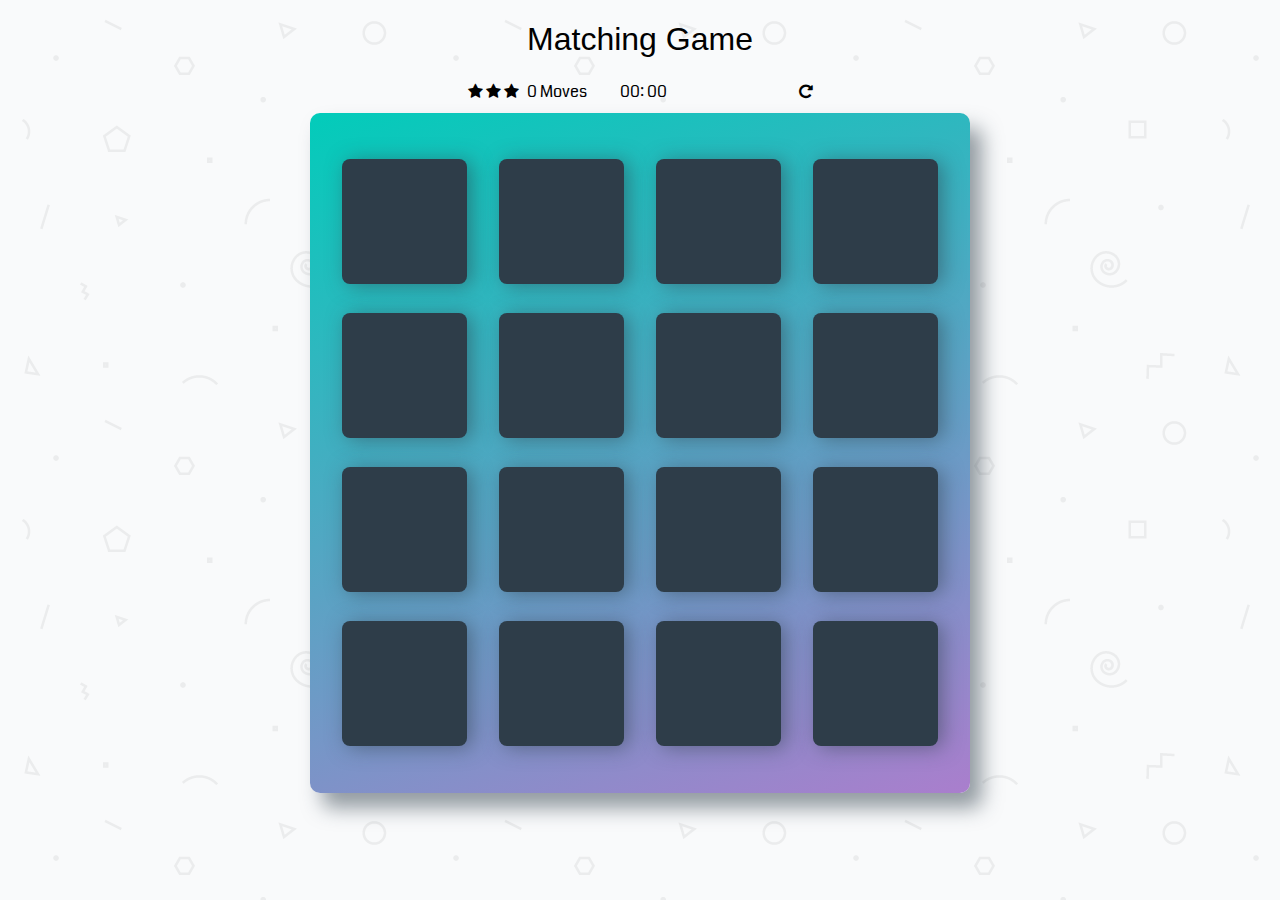
<file: index.html>
<!doctype html>
<html lang="en">

<head>
    <meta charset="utf-8">
    <title>Matching Game</title>
    <meta name="description" content="">
    <link rel="stylesheet prefetch" href="https://maxcdn.bootstrapcdn.com/font-awesome/4.6.1/css/font-awesome.min.css">
    <link rel="stylesheet prefetch" href="https://fonts.googleapis.com/css?family=Coda">
    <link rel="stylesheet" href="css/app.css">
</head>

<body>

    <div class="container">
        <header>
            <h1>Matching Game</h1>
        </header>

        <section class="score-panel">
            <ul class="stars">
                <li>
                    <i class="fa fa-star"></i>
                </li>
                <li>
                    <i class="fa fa-star"></i>
                </li>
                <li>
                    <i class="fa fa-star"></i>
                </li>
            </ul>

            <span class="moves">0</span> Moves
            <div class="timer">
                <label id="minutes">00</label>:
                <label id="seconds">00</label>
            </div>
            <div class="restart">
                <i class="fa fa-repeat"></i>
            </div>
        </section>

        <ul class="deck">
            <li class="card">
                <i class="fa fa-diamond"></i>
            </li>
            <li class="card">
                <i class="fa fa-paper-plane-o"></i>
            </li>
            <li class="card">
                <i class="fa fa-anchor"></i>
            </li>
            <li class="card">
                <i class="fa fa-bolt"></i>
            </li>
            <li class="card">
                <i class="fa fa-cube"></i>
            </li>
            <li class="card">
                <i class="fa fa-anchor"></i>
            </li>
            <li class="card">
                <i class="fa fa-leaf"></i>
            </li>
            <li class="card">
                <i class="fa fa-bicycle"></i>
            </li>
            <li class="card">
                <i class="fa fa-diamond"></i>
            </li>
            <li class="card">
                <i class="fa fa-bomb"></i>
            </li>
            <li class="card">
                <i class="fa fa-leaf"></i>
            </li>
            <li class="card">
                <i class="fa fa-bomb"></i>
            </li>
            <li class="card">
                <i class="fa fa-bolt"></i>
            </li>
            <li class="card">
                <i class="fa fa-bicycle"></i>
            </li>
            <li class="card">
                <i class="fa fa-paper-plane-o"></i>
            </li>
            <li class="card">
                <i class="fa fa-cube"></i>
            </li>
        </ul>
    </div>




    <!-- The Modal -->
    <div id="winningModal" class="modal margin-top">
        <!-- Modal content -->
        <div class="modal-content">
            <span class="close">&times;</span>

            <div class="icon-contnr">
                <i class="fa fa-check"></i>
            </div>
            <h1>congratulations! you won!</h1>
            <h5>With
                <span class="winMoves">0</span> Moves and
                <span class="start-num">1</span> Stars. in <span class="time">00:00</span></h5>
            <h5>Wooooo!</h5>
            <a href="./index.html" class="green-btn">play again!</a>
        </div>

    </div>

    <script src="js/app.js"></script>
</body>

</html>
</file>
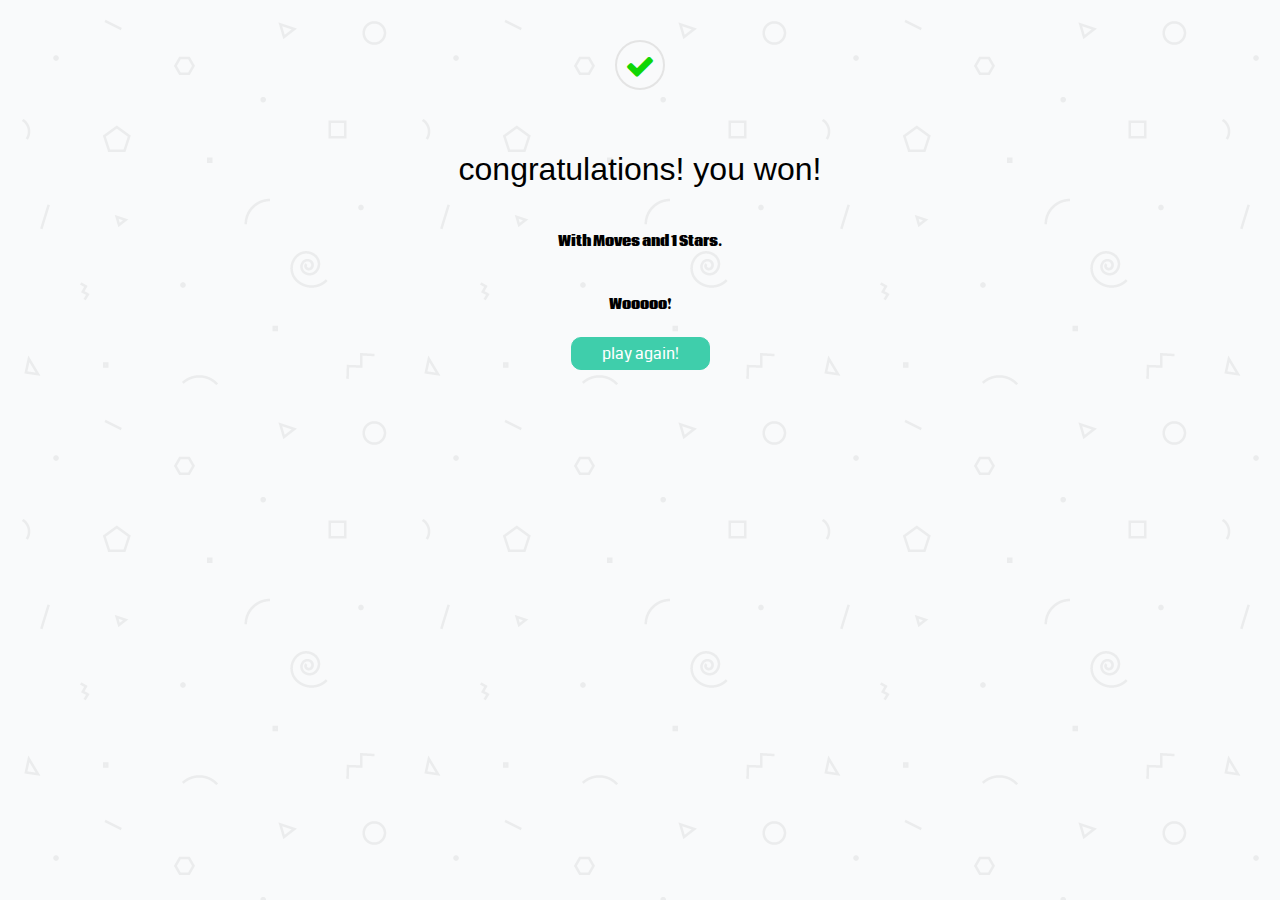
<file: winning.html>
<!DOCTYPE html>
<html lang="en">

<head>
    <meta charset="UTF-8">
    <meta name="viewport" content="width=device-width, initial-scale=1.0">
    <meta http-equiv="X-UA-Compatible" content="ie=edge">
    <title>Congrats</title>
    <link rel="stylesheet prefetch" href="https://maxcdn.bootstrapcdn.com/font-awesome/4.6.1/css/font-awesome.min.css">
    <link rel="stylesheet prefetch" href="https://fonts.googleapis.com/css?family=Coda">
    <link rel="stylesheet" href="css/app.css">
</head>

<body>
    <div class="container margin-top">
        <div class="icon-contnr"><i class="fa fa-check"></i></div>
        <h1>congratulations! you won!</h1>
        <h5>With <span class="winMoves">0</span> Moves and <span class="">1</span> Stars.</h5>
        <h5>Wooooo!</h5>
        <a href="./index.html" class="green-btn">play again!</a>
    </div>


    <script>
        var query = window.location.search.substring(1);
        var moves = query.split("=")[1];
        document.querySelector('.winMoves').textContent = moves;
    </script>
</body>

</html>
</file>
<file: css/app.css>
html {
    box-sizing: border-box;
}

*, *::before, *::after {
    box-sizing: inherit;
}

html, body {
    width: 100%;
    height: 100%;
    margin: 0;
    padding: 0;
}

body {
    background: #ffffff url('../img/geometry2.png');
    /* Background pattern from Subtle Patterns */
    font-family: 'Coda', cursive;
}

.container {
    display: flex;
    justify-content: center;
    align-items: center;
    flex-direction: column;
}

h1 {
    font-family: 'Open Sans', sans-serif;
    font-weight: 300;
}

/*
 * Styles for the deck of cards
 */

.deck {
    width: 660px;
    min-height: 680px;
    background: linear-gradient(160deg, #02ccba 0%, #aa7ecd 100%);
    padding: 32px;
    border-radius: 10px;
    box-shadow: 12px 15px 20px 0 rgba(46, 61, 73, 0.5);
    display: flex;
    flex-wrap: wrap;
    justify-content: space-between;
    align-items: center;
    margin: 0 0 3em;
}

.deck .card {
    height: 125px;
    width: 125px;
    background: #2e3d49;
    font-size: 0;
    color: #ffffff;
    border-radius: 8px;
    cursor: pointer;
    display: flex;
    justify-content: center;
    align-items: center;
    box-shadow: 5px 2px 20px 0 rgba(46, 61, 73, 0.5);
}

.deck .card.open {
    transform: rotateY(0);
    background: #02b3e4;
    cursor: default;
}

.deck .card.show {
    font-size: 33px;
}

.deck .card.match {
    cursor: default;
    background: #02ccba;
    font-size: 33px;
}

/*
 * Styles for the Score Panel
 */

.score-panel {
    text-align: left;
    width: 345px;
    margin-bottom: 10px;
}

.score-panel .stars {
    margin: 0;
    padding: 0;
    display: inline-block;
    margin: 0 5px 0 0;
}

.score-panel .stars li {
    list-style: none;
    display: inline-block;
}

.score-panel .restart {
    float: right;
    cursor: pointer;
}

.timer {
    display: inline;
    margin-left: 30px;
}

/*winning page style*/

.icon-contnr {
    color: #10d605;
    font-size: 30px;
    font-weight: 100;
    width: 50px;
    height: 50px;
    text-align: center;
    border-radius: 50%;
    border: 2px solid #e4e4e4;
    padding-top: 4px;
    margin: 40px auto;
}

.green-btn:hover {
    background-color: white;
    color: #3fceab;
    border: 1px solid #3fceab;
}

.green-btn {
    border: 1px solid #3fceab;
    padding: 4px 30px;
    background-color: #3fceab;
    border-radius: 10px;
    text-decoration: none;
    color: white;
    font-size: 16px;
}

.modal h1 {
    text-transform: capitalize;
    color: #484848;
}

.modal h5 {
    color: #a0a0a0;
    margin-top: 0;
}



/*  modal  */
/* The Modal (background) */
.modal {
    padding-top: 15%;
    display: none; /* Hidden by default */
    position: fixed; /* Stay in place */
    z-index: 1; /* Sit on top */
    padding-top: 100px; /* Location of the box */
    left: 0;
    top: 0;
    width: 100%; /* Full width */
    height: 100%; /* Full height */
    overflow: auto; /* Enable scroll if needed */
    background-color: rgb(0,0,0); /* Fallback color */
    background-color: rgba(0,0,0,0.4); /* Black w/ opacity */
}

/* Modal Content */
.modal-content {
    background-color: #fefefe;
    margin: auto;
    padding: 20px;
    border: 1px solid #888;
    width: 80%;
    text-align: center;
    height:  60%;
}

/* The Close Button */
.close {
    color: #aaaaaa;
    float: right;
    font-size: 28px;
    font-weight: bold;
}

.close:hover,
.close:focus {
    color: #000;
    text-decoration: none;
    cursor: pointer;
}


/* responsive */
@media screen and ( max-width: 1024px) {
    .deck {
        width: 90%;
        height: 70%;
    }
    .deck .card {
        width: 22%;
        height: 150px;
    }
    .deck .card.show {
        font-size: 40px;
    }
    .container header>h1 {
        font-size: 50px;
    }
    .score-panel {
        font-size: 2em;
    }
}

@media screen and ( max-width: 767px) {
    .deck {
        width: 90%;
        height: 63%;
    }
    .deck .card {
        width: 23%;
        height: 110px;
    }
    .deck .card.show {
        font-size: 28px;
    }
    .container header>h1 {
        font-size: 40px;
    }
    .score-panel {
        font-size: 1.4em;
        padding: 0 20px;
    }
}
</file>
